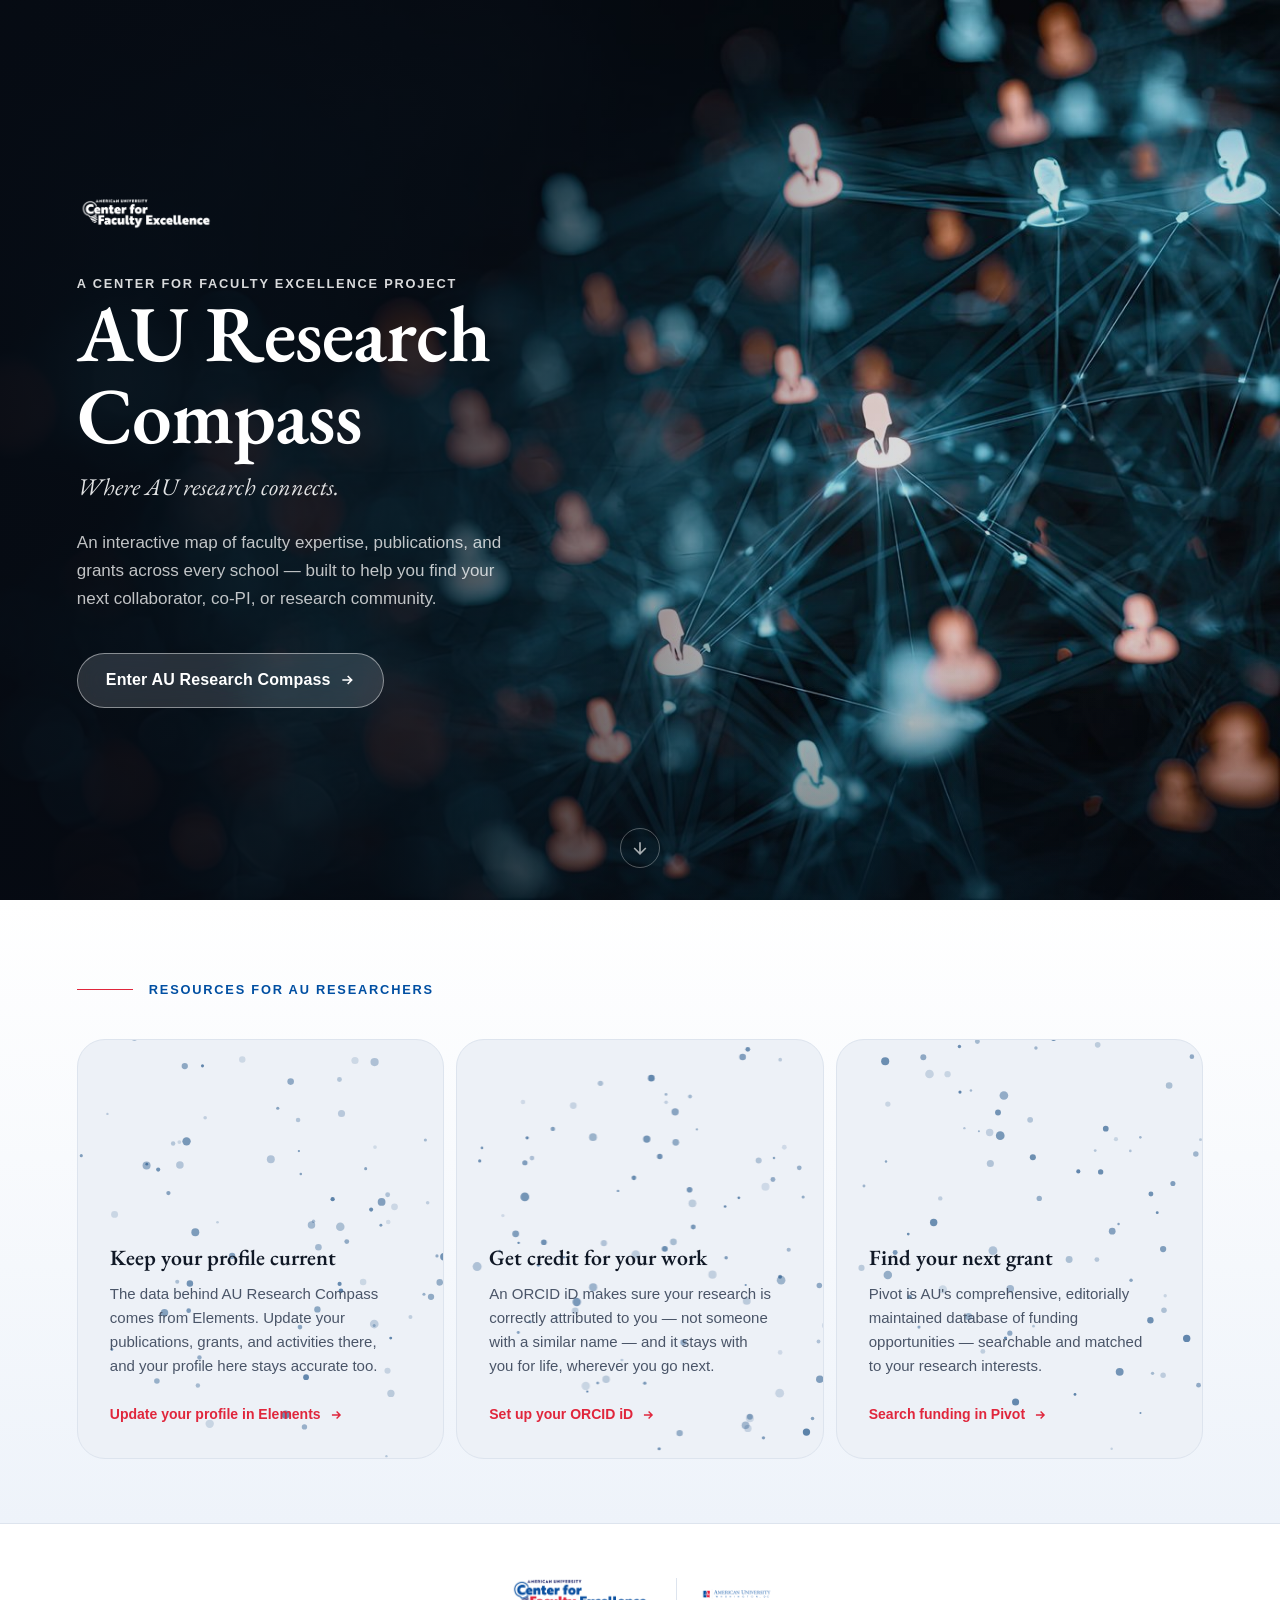
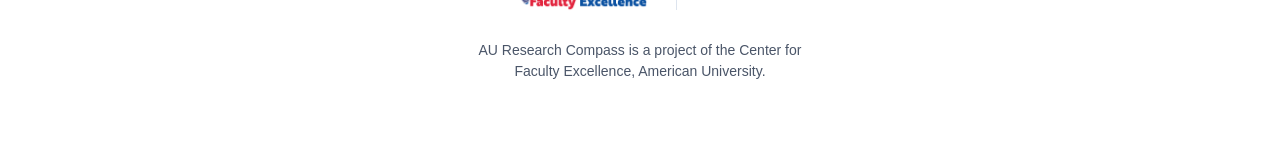
<file: index.html>
<!DOCTYPE html>
<html lang="en">
<head>
<meta charset="UTF-8">
<meta name="viewport" content="width=device-width, initial-scale=1.0">
<title>AU Research Compass — American University Faculty Research Network</title>
<meta name="description" content="AU Research Compass maps American University's research landscape — connecting faculty by shared expertise, publications, and grants. A project of the Center for Faculty Excellence.">
<link rel="preconnect" href="https://fonts.googleapis.com">
<link rel="preconnect" href="https://fonts.gstatic.com" crossorigin>
<link href="https://fonts.googleapis.com/css2?family=EB+Garamond:ital,wght@0,400..700;1,400..700&display=swap" rel="stylesheet">
<link rel="stylesheet" href="landing.css">
</head>
<body>

<a class="skip-link" href="#main">Skip to content</a>

<main id="main">

  <!-- HERO -->
  <section class="hero" aria-labelledby="hero-heading">
    <picture class="hero-media" aria-hidden="true">
      <source media="(max-width: 700px)" srcset="hero-mobile.jpg">
      <img src="hero-desktop.jpg" alt="" width="2880" height="976">
    </picture>
    <div class="hero-scrim"></div>
    <div class="hero-glow" id="hero-glow" aria-hidden="true"></div>

    <div class="hero-content">
      <img class="hero-logo" src="logos/CFELogoPNG-05.png" alt="American University Center for Faculty Excellence">

      <p class="eyebrow eyebrow--light reveal">A Center for Faculty Excellence project</p>
      <h1 id="hero-heading" class="hero-title reveal">AU Research Compass</h1>
      <p class="hero-tagline reveal">Where AU research connects.</p>
      <p class="hero-sub reveal">
        An interactive map of faculty expertise, publications, and grants across every
        school — built to help you find your next collaborator, co-PI, or research community.
      </p>
      <a class="btn btn-primary reveal" href="research-compass.html">
        Enter AU Research Compass
        <svg width="16" height="16" viewBox="0 0 24 24" fill="none" stroke="currentColor" stroke-width="2.4" aria-hidden="true"><path d="M5 12h14M13 6l6 6-6 6"/></svg>
      </a>
    </div>

    <a class="scroll-cue" href="#resources" aria-label="Scroll to resources">
      <svg width="20" height="20" viewBox="0 0 24 24" fill="none" stroke="currentColor" stroke-width="2"><path d="M12 5v14M5 12l7 7 7-7"/></svg>
    </a>
  </section>

  <!-- RESOURCES -->
  <section class="resources" id="resources" aria-labelledby="resources-heading">
    <div class="resources-inner">
      <div class="eyebrow-row reveal">
        <span class="rule"></span>
        <h2 id="resources-heading" class="eyebrow">Resources for AU researchers</h2>
      </div>

      <div class="card-grid">

        <a class="card reveal" href="https://myau.american.edu/academics/DAA/Pages/ElementsInformation.aspx" target="_blank" rel="noopener noreferrer" data-seed="1" aria-label="Update your profile in Elements (opens in a new tab)">
          <canvas class="card-particles card-particles--rest" aria-hidden="true"></canvas>
          <canvas class="card-particles card-particles--hover" aria-hidden="true"></canvas>
          <div class="card-body">
            <h3 class="card-title">Keep your profile current</h3>
            <p class="card-text">The data behind AU Research Compass comes from Elements. Update your publications, grants, and activities there, and your profile here stays accurate too.</p>
            <span class="card-cta">
              Update your profile in Elements
              <svg width="14" height="14" viewBox="0 0 24 24" fill="none" stroke="currentColor" stroke-width="2.4" aria-hidden="true"><path d="M5 12h14M13 6l6 6-6 6"/></svg>
            </span>
          </div>
        </a>

        <a class="card reveal" href="https://www.american.edu/library/services/orcid.cfm" target="_blank" rel="noopener noreferrer" data-seed="2" aria-label="Set up your ORCID iD (opens in a new tab)">
          <canvas class="card-particles card-particles--rest" aria-hidden="true"></canvas>
          <canvas class="card-particles card-particles--hover" aria-hidden="true"></canvas>
          <div class="card-body">
            <h3 class="card-title">Get credit for your work</h3>
            <p class="card-text">An ORCID iD makes sure your research is correctly attributed to you — not someone with a similar name — and it stays with you for life, wherever you go next.</p>
            <span class="card-cta">
              Set up your ORCID iD
              <svg width="14" height="14" viewBox="0 0 24 24" fill="none" stroke="currentColor" stroke-width="2.4" aria-hidden="true"><path d="M5 12h14M13 6l6 6-6 6"/></svg>
            </span>
          </div>
        </a>

        <a class="card reveal" href="https://pivot.proquest.com/funding_main" target="_blank" rel="noopener noreferrer" data-seed="3" aria-label="Search funding in Pivot (opens in a new tab)">
          <canvas class="card-particles card-particles--rest" aria-hidden="true"></canvas>
          <canvas class="card-particles card-particles--hover" aria-hidden="true"></canvas>
          <div class="card-body">
            <h3 class="card-title">Find your next grant</h3>
            <p class="card-text">Pivot is AU's comprehensive, editorially maintained database of funding opportunities — searchable and matched to your research interests.</p>
            <span class="card-cta">
              Search funding in Pivot
              <svg width="14" height="14" viewBox="0 0 24 24" fill="none" stroke="currentColor" stroke-width="2.4" aria-hidden="true"><path d="M5 12h14M13 6l6 6-6 6"/></svg>
            </span>
          </div>
        </a>

      </div>
    </div>
  </section>

  <!-- FOOTER -->
  <footer class="site-footer">
    <div class="footer-inner">
      <div class="footer-logos">
        <img src="logos/CFELogoPNG-03.png" alt="American University Center for Faculty Excellence" class="footer-logo footer-logo--cfe">
        <span class="footer-divider" aria-hidden="true"></span>
        <img src="logos/american-university-logo-02-freelogovectors.net_.png" alt="American University, Washington, DC" class="footer-logo footer-logo--au">
      </div>
      <p class="footer-text">AU Research Compass is a project of the Center for Faculty Excellence, American University.</p>
    </div>
  </footer>

</main>

<script src="landing.js"></script>
</body>
</html>
</file>
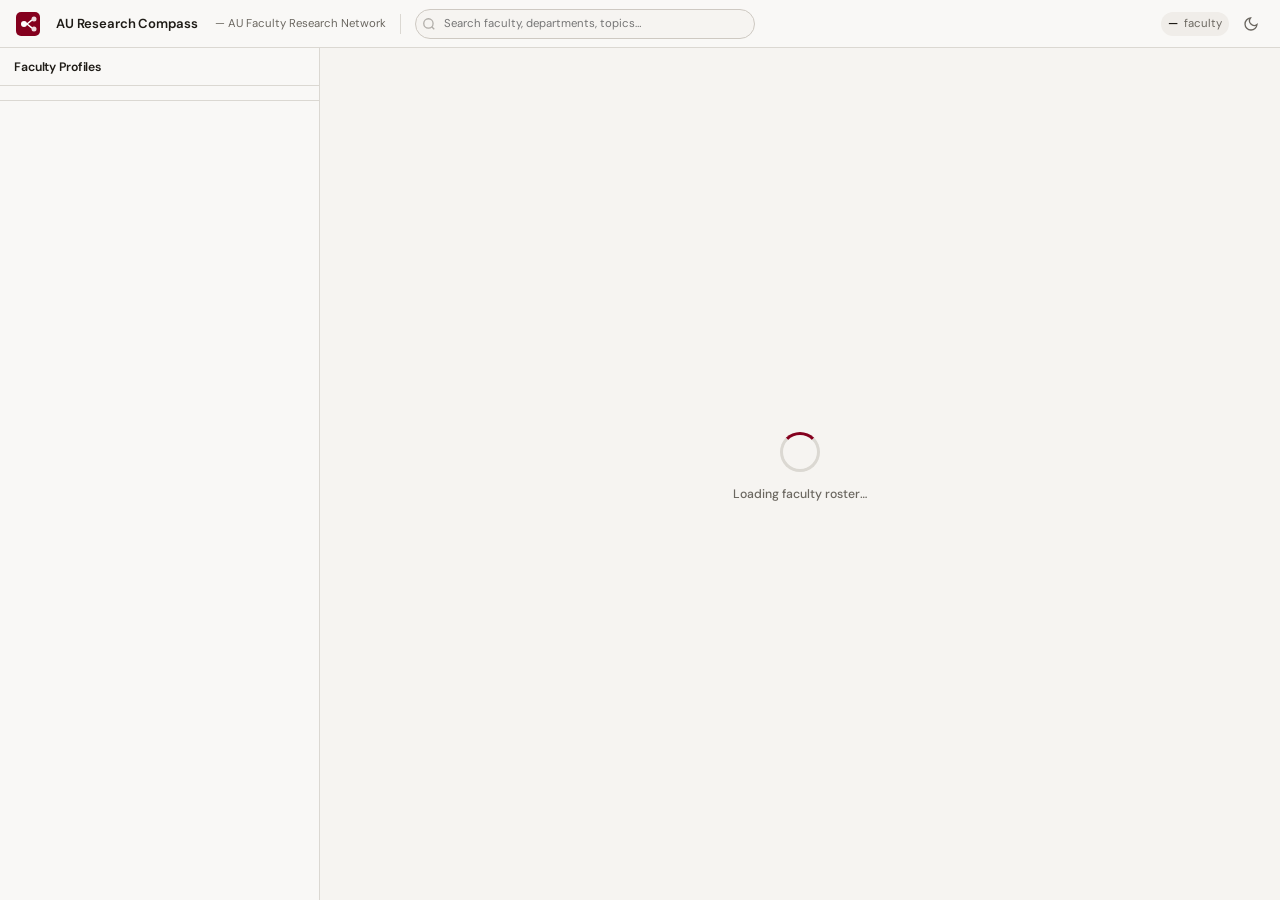
<file: research-compass.html>
<!DOCTYPE html>
<html lang="en">
<head>
<meta charset="UTF-8">
<meta name="viewport" content="width=device-width, initial-scale=1.0">
<title>AU Research Compass — A Faculty Research Network</title>
<link rel="preconnect" href="https://fonts.googleapis.com">
<link rel="preconnect" href="https://fonts.gstatic.com" crossorigin>
<link href="https://fonts.googleapis.com/css2?family=DM+Sans:ital,opsz,wght@0,9..40,300..700;1,9..40,300..700&display=swap" rel="stylesheet">
<link rel="stylesheet" href="research-compass.css">
<script src="https://d3js.org/d3.v7.min.js"></script>
</head>
<body>

<div class="app" id="app">

  <!-- TOP BAR -->
  <header class="topbar" role="banner">
    <div class="topbar-logo" aria-label="AU Faculty Research Hub">
      <svg viewBox="0 0 28 28" fill="none" aria-hidden="true">
        <rect x="2" y="2" width="24" height="24" rx="5" fill="var(--color-primary)"/>
        <circle cx="10" cy="14" r="3" fill="white"/>
        <circle cx="20" cy="9" r="2.5" fill="white" opacity="0.85"/>
        <circle cx="20" cy="19" r="2.5" fill="white" opacity="0.85"/>
        <line x1="13" y1="14" x2="17.5" y2="10.3" stroke="white" stroke-width="1.5" stroke-linecap="round"/>
        <line x1="13" y1="14" x2="17.5" y2="17.7" stroke="white" stroke-width="1.5" stroke-linecap="round"/>
      </svg>
    </div>
    <span class="topbar-title">AU Research Compass</span>
    <span class="topbar-subtitle">— AU Faculty Research Network</span>
    <div class="topbar-divider"></div>
    <div class="topbar-search">
      <svg class="search-icon" width="14" height="14" viewBox="0 0 24 24" fill="none" stroke="currentColor" stroke-width="2.2" aria-hidden="true"><circle cx="11" cy="11" r="8"/><path d="m21 21-4.35-4.35"/></svg>
      <input type="search" id="global-search" placeholder="Search faculty, departments, topics…" aria-label="Search faculty">
    </div>
    <div class="topbar-actions">
      <div class="stat-pill" id="stat-faculty"><strong id="stat-count">—</strong>&nbsp;faculty</div>
      <div class="stat-pill" id="stat-enriched" style="display:none"><strong id="enriched-count">—</strong>&nbsp;with pub data</div>
      <div class="stat-pill" id="stat-connections" style="display:none"><strong id="conn-count">—</strong>&nbsp;connections</div>
      <button class="btn-icon" id="theme-toggle" aria-label="Toggle dark mode">
        <svg width="16" height="16" viewBox="0 0 24 24" fill="none" stroke="currentColor" stroke-width="2"><path d="M21 12.79A9 9 0 1 1 11.21 3 7 7 0 0 0 21 12.79z"/></svg>
      </button>
    </div>
  </header>

  <!-- PROFILES PANEL (left) -->
  <aside class="profiles-panel" aria-label="Faculty directory">
    <div class="panel-header">
      <h2>Faculty Profiles</h2>
      <span id="filtered-count" style="font-size:var(--text-xs);color:var(--color-text-muted)"></span>
    </div>
    <nav class="panel-tabs" role="tablist" aria-label="Filter by school" id="school-tabs">
      <!-- populated from data -->
    </nav>
    <div class="profiles-list" id="profiles-list" role="list" aria-label="Faculty list">
      <div id="skeletons"></div>
    </div>
  </aside>

  <!-- NETWORK PANEL (right) -->
  <main class="network-panel" aria-label="Research collaboration network">
    <div class="source-banner" id="source-banner" style="display:none"></div>
    <div class="network-toolbar" role="toolbar" aria-label="Network controls">
      <span class="toolbar-label">Include:</span>
      <button class="toggle-chip" id="toggle-adjunct" aria-pressed="false"><span class="dot"></span>Adjuncts</button>
      <button class="toggle-chip" id="toggle-visiting" aria-pressed="false"><span class="dot"></span>Visiting / In-Residence</button>
      <button class="toggle-chip" id="toggle-emeritus" aria-pressed="false"><span class="dot"></span>Emeritus</button>
      <div class="toolbar-sep"></div>
      <div class="slider-group">
        <span class="toolbar-label">Min. shared fields:</span>
        <input type="range" id="strength-slider" min="1" max="5" value="3" aria-label="Minimum shared research fields">
        <span class="toolbar-label" id="strength-val">3</span>
      </div>
      <div class="toolbar-sep"></div>
      <span class="toolbar-label">View:</span>
      <button class="view-chip active" data-view="all">All</button>
      <button class="view-chip" data-view="publications">Publications</button>
      <button class="view-chip" data-view="grants">Grants</button>
      <div class="toolbar-sep"></div>
      <div class="legend-item">
        <div class="legend-line" style="background:var(--color-primary)"></div>
        <span>4+ shared fields</span>
      </div>
      <div class="legend-item">
        <div class="legend-line" style="background:var(--link-weak)"></div>
        <span>1–3 shared fields</span>
      </div>
      <div class="legend-item">
        <div class="legend-line" style="background:var(--color-gold)"></div>
        <span>Shared grants</span>
      </div>
      <div class="legend-item">
        <svg width="14" height="14" viewBox="0 0 14 14" fill="none" aria-hidden="true">
          <circle cx="7" cy="7" r="6" stroke="var(--color-gold)" stroke-width="1.8"/>
        </svg>
        <span>Has grant</span>
      </div>
      <div class="toolbar-sep"></div>
      <button class="toggle-chip active" id="toggle-isolated" aria-pressed="true"><span class="dot"></span>Hide unconnected</button>
      <button class="btn-reset" id="reset-view">Reset View</button>
    </div>
    <svg id="network-svg" aria-label="Faculty collaboration network graph">
      <g id="svg-root"></g>
    </svg>
    <!-- Profile Detail Drawer -->
    <aside class="detail-drawer" id="detail-drawer" aria-label="Faculty detail" aria-hidden="true">
      <div class="drawer-header" id="drawer-header">
        <div class="drawer-avatar" id="drawer-avatar"></div>
        <div class="drawer-name-block">
          <div class="drawer-name" id="drawer-name"></div>
          <div class="drawer-dept" id="drawer-dept"></div>
          <span class="drawer-school-badge" id="drawer-school-badge"></span>
        </div>
        <button class="btn-close-drawer" id="close-drawer" aria-label="Close detail panel">
          <svg width="16" height="16" viewBox="0 0 24 24" fill="none" stroke="currentColor" stroke-width="2.2"><path d="M18 6 6 18M6 6l12 12"/></svg>
        </button>
      </div>
      <div class="drawer-stats" id="drawer-stats"></div>
      <div class="drawer-body" id="drawer-body"></div>
      <div class="drawer-links" id="drawer-links"></div>
    </aside>
    <div class="net-tooltip" id="net-tooltip"></div>
    <!-- Loading overlay -->
    <div class="loading-overlay" id="loading-overlay" aria-live="polite">
      <div class="loading-spinner"></div>
      <div class="loading-text" id="loading-text">Loading faculty roster…</div>
      <div class="loading-sub" id="loading-sub"></div>
    </div>
  </main>
</div>

<script src="research-compass.js"></script>
</body>
</html>
</file>
<file: landing.css>
/* ============================================================
   AU Research Compass — Landing Page
   AU brand: official red #E0263C / blue #004FA2 (per AU creative
   style guide). Display type: EB Garamond (open-source Garamond,
   matches AU's documented Garamond formal typeface). Body/UI type:
   Arial — AU's own documented fallback for GT Walsheim, used here
   since we don't hold a Walsheim license file.
   ============================================================ */

:root {
  --au-red:        #E0263C;
  --au-red-dim:     #b81d30;
  --au-blue:        #004FA2;
  --au-blue-dim:    #003b7a;
  --au-navy:        #182449;

  --ink:            #101826;
  --ink-muted:      #4a5568;
  --bg-page:        #ffffff;
  --bg-soft:        #eef3fa;
  --card-bg:        #edf1f7;
  --card-border:    #dde4ee;

  --font-display:   'EB Garamond', Georgia, 'Times New Roman', serif;
  --font-body:      Arial, Helvetica, sans-serif;

  --space-2: 0.5rem;  --space-3: 0.75rem; --space-4: 1rem;
  --space-6: 1.5rem;  --space-8: 2rem;    --space-10: 2.5rem;
  --space-12: 3rem;   --space-16: 4rem;   --space-20: 5rem;

  --radius-card: 1.75rem;
  --radius-pill: 999px;

  --ease-out: cubic-bezier(0.16, 1, 0.3, 1);
}

*, *::before, *::after { box-sizing: border-box; margin: 0; padding: 0; }
html { scroll-behavior: smooth; }
body {
  font-family: var(--font-body);
  color: var(--ink);
  background: var(--bg-page);
  -webkit-font-smoothing: antialiased;
  line-height: 1.5;
}
img { display: block; max-width: 100%; }
a { color: inherit; text-decoration: none; }

.skip-link {
  position: absolute;
  left: -9999px;
  top: 0;
  background: var(--au-blue);
  color: #fff;
  padding: var(--space-3) var(--space-4);
  z-index: 100;
  font-weight: 600;
}
.skip-link:focus {
  left: var(--space-4);
  top: var(--space-4);
}

:focus-visible {
  outline: 3px solid #fff;
  outline-offset: 2px;
  box-shadow: 0 0 0 5px rgba(16, 24, 38, 0.55);
  border-radius: 4px;
}

@media (prefers-reduced-motion: reduce) {
  html { scroll-behavior: auto; }
  *, *::before, *::after {
    animation-duration: 0.01ms !important;
    animation-iteration-count: 1 !important;
    transition-duration: 0.01ms !important;
    scroll-behavior: auto !important;
  }
}

/* ── Buttons ── */
.btn {
  display: inline-flex;
  align-items: center;
  gap: var(--space-2);
  padding: 0.9rem 1.75rem;
  border-radius: var(--radius-pill);
  font-family: var(--font-body);
  font-size: 1rem;
  font-weight: 600;
  letter-spacing: 0.01em;
  cursor: pointer;
  transition: transform 240ms var(--ease-out), background 240ms var(--ease-out), box-shadow 240ms var(--ease-out);
}
.btn svg { transition: transform 240ms var(--ease-out); }
.btn:hover svg { transform: translateX(3px); }
.btn-primary {
  background: rgba(255, 255, 255, 0.14);
  color: #fff;
  border: 1px solid rgba(255, 255, 255, 0.45);
  backdrop-filter: blur(16px) saturate(140%);
  -webkit-backdrop-filter: blur(16px) saturate(140%);
}
.btn-primary:hover {
  background: rgba(255, 255, 255, 0.24);
  transform: translateY(-2px);
  box-shadow: 0 8px 30px rgba(0, 0, 0, 0.25);
}

/* ── Eyebrow label ── */
.eyebrow {
  font-family: var(--font-body);
  font-size: 0.8rem;
  font-weight: 700;
  letter-spacing: 0.14em;
  text-transform: uppercase;
  color: var(--au-blue);
}
.eyebrow--light { color: rgba(255, 255, 255, 0.85); }
.eyebrow-row {
  display: flex;
  align-items: center;
  gap: var(--space-4);
  margin-bottom: var(--space-10);
}
.rule { width: 3.5rem; height: 1px; background: var(--au-red); flex-shrink: 0; }

/* ============================================================
   HERO
   ============================================================ */
.hero {
  position: relative;
  min-height: 100vh;
  min-height: 100dvh;
  display: flex;
  align-items: center;
  overflow: hidden;
  background: #060a12;
}
.hero-media { position: absolute; inset: 0; width: 100%; height: 100%; z-index: 0; }
.hero-media img { width: 100%; height: 100%; object-fit: cover; object-position: right center; }
.hero-scrim {
  position: absolute; inset: 0; z-index: 1;
  background:
    linear-gradient(100deg, rgba(6,10,18,0.94) 0%, rgba(6,10,18,0.72) 38%, rgba(6,10,18,0.15) 65%),
    linear-gradient(0deg, rgba(6,10,18,0.55) 0%, rgba(6,10,18,0) 30%);
}
.hero-glow {
  position: absolute;
  z-index: 2;
  width: 46vw;
  height: 46vw;
  max-width: 620px;
  max-height: 620px;
  border-radius: 50%;
  background: radial-gradient(circle, rgba(120, 170, 255, 0.20) 0%, rgba(120, 170, 255, 0.08) 45%, transparent 72%);
  filter: blur(10px);
  pointer-events: none;
  transform: translate(-50%, -50%);
  left: 50%; top: 50%;
  mix-blend-mode: screen;
  opacity: 0;
  transition: opacity 600ms var(--ease-out);
  will-change: transform;
}
.hero-glow.is-active { opacity: 1; }

.hero-content {
  position: relative;
  z-index: 3;
  max-width: 640px;
  padding: 0 6vw;
}
.hero-logo {
  height: 42px;
  width: auto;
  margin-bottom: var(--space-10);
}
.hero-title {
  font-family: var(--font-display);
  font-weight: 600;
  font-size: clamp(2.75rem, 6.2vw, 5.25rem);
  line-height: 1.03;
  letter-spacing: -0.01em;
  color: #fff;
  margin-bottom: var(--space-3);
}
.hero-tagline {
  font-family: var(--font-display);
  font-style: italic;
  font-size: clamp(1.15rem, 2vw, 1.5rem);
  color: rgba(255, 255, 255, 0.88);
  margin-bottom: var(--space-6);
}
.hero-sub {
  font-size: 1.0625rem;
  line-height: 1.65;
  color: rgba(255, 255, 255, 0.75);
  max-width: 46ch;
  margin-bottom: var(--space-10);
}

.scroll-cue {
  position: absolute;
  bottom: var(--space-8);
  left: 50%;
  transform: translateX(-50%);
  z-index: 3;
  color: rgba(255, 255, 255, 0.65);
  display: flex;
  align-items: center;
  justify-content: center;
  width: 40px; height: 40px;
  border-radius: 50%;
  border: 1px solid rgba(255, 255, 255, 0.3);
  transition: border-color 200ms, color 200ms, transform 200ms var(--ease-out);
  animation: cueBob 2.4s ease-in-out infinite;
}
.scroll-cue:hover { color: #fff; border-color: rgba(255, 255, 255, 0.7); }
@keyframes cueBob {
  0%, 100% { transform: translateX(-50%) translateY(0); }
  50% { transform: translateX(-50%) translateY(6px); }
}
@media (prefers-reduced-motion: reduce) {
  .scroll-cue { animation: none; }
}

/* ============================================================
   RESOURCES / CARDS
   ============================================================ */
.resources {
  background: linear-gradient(180deg, #ffffff 0%, var(--bg-soft) 100%);
  padding: var(--space-20) 6vw var(--space-16);
}
.resources-inner { max-width: 1240px; margin: 0 auto; }

.card-grid {
  display: grid;
  grid-template-columns: repeat(3, 1fr);
  gap: var(--space-3);
}

.card {
  position: relative;
  display: block;
  min-height: 420px;
  border-radius: var(--radius-card);
  overflow: hidden;
  background: var(--card-bg);
  border: 1px solid var(--card-border);
  padding: var(--space-8);
  display: flex;
  align-items: flex-end;
  isolation: isolate;
  transition: background 420ms var(--ease-out), border-color 420ms var(--ease-out), transform 300ms var(--ease-out), box-shadow 300ms var(--ease-out);
}
.card:hover, .card:focus-visible {
  background: var(--au-blue);
  border-color: var(--au-blue);
  transform: translateY(-4px);
  box-shadow: 0 20px 48px rgba(0, 40, 90, 0.28);
}

.card-particles {
  position: absolute;
  inset: 0;
  width: 100%;
  height: 100%;
  z-index: 0;
  transition: opacity 420ms var(--ease-out);
}
.card-particles--rest { opacity: 1; }
.card-particles--hover { opacity: 0; }
.card:hover .card-particles--rest,
.card:focus-visible .card-particles--rest { opacity: 0; }
.card:hover .card-particles--hover,
.card:focus-visible .card-particles--hover { opacity: 1; }

.card-body { position: relative; z-index: 1; }
.card-title {
  font-family: var(--font-display);
  font-weight: 600;
  font-size: clamp(1.35rem, 1.7vw, 1.65rem);
  line-height: 1.15;
  color: var(--ink);
  margin-bottom: var(--space-3);
  transition: color 420ms var(--ease-out);
}
.card-text {
  font-size: 0.9375rem;
  line-height: 1.6;
  color: var(--ink-muted);
  max-width: 34ch;
  margin-bottom: var(--space-6);
  transition: color 420ms var(--ease-out);
}
.card-cta {
  display: inline-flex;
  align-items: center;
  gap: var(--space-2);
  font-size: 0.875rem;
  font-weight: 700;
  color: var(--au-red);
  transition: color 420ms var(--ease-out), gap 200ms var(--ease-out);
}
.card-cta svg { transition: transform 240ms var(--ease-out); }
.card:hover .card-cta, .card:focus-visible .card-cta { color: #fff; }
.card:hover .card-cta svg, .card:focus-visible .card-cta svg { transform: translateX(4px); }
.card:hover .card-title, .card:focus-visible .card-title { color: #fff; }
.card:hover .card-text, .card:focus-visible .card-text { color: rgba(255, 255, 255, 0.82); }

/* ============================================================
   FOOTER
   ============================================================ */
.site-footer {
  background: #fff;
  border-top: 1px solid var(--card-border);
  padding: var(--space-12) 6vw var(--space-16);
}
.footer-inner {
  max-width: 1240px;
  margin: 0 auto;
  display: flex;
  flex-direction: column;
  align-items: center;
  gap: var(--space-6);
  text-align: center;
}
.footer-logos {
  display: flex;
  align-items: center;
  gap: var(--space-6);
  flex-wrap: wrap;
  justify-content: center;
}
.footer-logo--cfe { height: 44px; width: auto; }
.footer-logo--au { height: 40px; width: auto; }
.footer-divider {
  width: 1px;
  height: 32px;
  background: var(--card-border);
}
.footer-text {
  font-size: 0.875rem;
  color: var(--ink-muted);
  max-width: 46ch;
}

/* ============================================================
   SCROLL REVEAL
   ============================================================ */
.reveal {
  opacity: 0;
  transform: translateY(22px);
  transition: opacity 700ms var(--ease-out), transform 700ms var(--ease-out);
}
.reveal.is-visible { opacity: 1; transform: translateY(0); }
@media (prefers-reduced-motion: reduce) {
  .reveal { transform: none; transition: opacity 300ms ease; }
}

.hero-content .reveal:nth-child(1) { transition-delay: 60ms; }
.hero-content .reveal:nth-child(2) { transition-delay: 160ms; }
.hero-content .reveal:nth-child(3) { transition-delay: 260ms; }
.hero-content .reveal:nth-child(4) { transition-delay: 360ms; }
.hero-content .reveal:nth-child(5) { transition-delay: 460ms; }

.card-grid .card:nth-child(1) { transition-delay: 0ms; }
.card-grid .card:nth-child(2) { transition-delay: 90ms; }
.card-grid .card:nth-child(3) { transition-delay: 180ms; }

/* ============================================================
   RESPONSIVE
   ============================================================ */
@media (max-width: 900px) {
  .card-grid { grid-template-columns: 1fr; }
  .card { min-height: 300px; }
  .resources { padding: var(--space-16) 6vw var(--space-12); }
}

@media (max-width: 700px) {
  .hero-content { padding: 0 7vw; max-width: 100%; }
  .hero-logo { height: 32px; margin-bottom: var(--space-8); }
  .hero-sub { max-width: 100%; }
  .btn-primary { width: 100%; justify-content: center; }
  .hero-glow { display: none; }
  .card { padding: var(--space-6); align-items: flex-end; }
}

@media (max-width: 420px) {
  .hero-title { font-size: 2.35rem; }
}
</file>
<file: research-compass.css>
/* ============================================================
   AU Faculty Research Hub v3
   Palette: AU red accent (#84001E) on warm neutrals — DM Sans
   v3 principles: real data only, honest empty states
   ============================================================ */

:root, [data-theme="light"] {
  --color-bg:             #f6f4f1;
  --color-surface:        #f9f8f6;
  --color-surface-2:      #fdfcfb;
  --color-surface-offset: #f0ede9;
  --color-surface-dynamic:#e8e4de;
  --color-divider:        #dbd8d2;
  --color-border:         #cec9c2;
  --color-text:           #1e1b16;
  --color-text-muted:     #6b6760;
  --color-text-faint:     #b0ada8;
  --color-text-inverse:   #f9f8f6;
  --color-primary:        #84001E;
  --color-primary-hover:  #6a0018;
  --color-primary-active: #500012;
  --color-primary-highlight: #f0dde1;
  --color-success:        #3a7a22;
  --color-gold:           #b07a00;
  --color-blue:           #005a8e;
  --color-purple:         #6a2faa;
  --color-teal:           #017070;
  --color-orange:         #b85c00;
  --radius-sm: 0.375rem;
  --radius-md: 0.5rem;
  --radius-lg: 0.75rem;
  --radius-full: 9999px;
  --shadow-sm: 0 1px 2px oklch(0.2 0.01 50 / 0.06);
  --shadow-md: 0 4px 12px oklch(0.2 0.01 50 / 0.09);
  --shadow-lg: 0 12px 32px oklch(0.2 0.01 50 / 0.13);
  --transition: 160ms cubic-bezier(0.16, 1, 0.3, 1);
  --font-body: 'DM Sans', 'Helvetica Neue', sans-serif;
  --text-xs:   clamp(0.75rem,  0.7rem  + 0.25vw, 0.8125rem);
  --text-sm:   clamp(0.8125rem,0.78rem + 0.2vw,  0.875rem);
  --text-base: clamp(0.875rem, 0.85rem + 0.2vw,  0.9375rem);
  --text-lg:   clamp(1rem,     0.95rem + 0.35vw, 1.125rem);
  --text-xl:   clamp(1.125rem, 1rem    + 0.75vw, 1.375rem);
  --space-1: 0.25rem; --space-2: 0.5rem; --space-3: 0.75rem;
  --space-4: 1rem;    --space-5: 1.25rem;--space-6: 1.5rem;
  --space-8: 2rem;    --space-10: 2.5rem;--space-12: 3rem;
  /* School palette — light theme */
  --school-cas:   #84001E;
  --school-spa:   #005a8e;
  --school-sis:   #017070;
  --school-wcl:   #3a7a22;
  --school-soc:   #c2185b;
  --school-kogod: #6a2faa;
  --school-soe:   #455a64;
  --school-library: #8b5a2b;
  --school-other: #6b6760;
  --link-weak:    #b5b1ab;
}
[data-theme="dark"] {
  --color-bg:             #141210;
  --color-surface:        #1a1714;
  --color-surface-2:      #1e1c19;
  --color-surface-offset: #1c1a17;
  --color-surface-dynamic:#2a2825;
  --color-divider:        #242220;
  --color-border:         #363330;
  --color-text:           #ccc9c4;
  --color-text-muted:     #766f67;
  --color-text-faint:     #504c47;
  --color-text-inverse:   #2a2724;
  --color-primary:        #e05a7a;
  --color-primary-hover:  #f07090;
  --color-primary-active: #f890a8;
  --color-primary-highlight: #3a1f24;
  --color-success:        #5faa3f;
  --color-gold:           #e8af34;
  --color-blue:           #5591c7;
  --color-purple:         #a86fdf;
  --color-teal:           #4f98a3;
  --color-orange:         #fdab43;
  --shadow-sm: 0 1px 2px oklch(0 0 0 / 0.25);
  --shadow-md: 0 4px 12px oklch(0 0 0 / 0.35);
  --shadow-lg: 0 12px 32px oklch(0 0 0 / 0.45);
  /* School palette — brighter variants for dark backgrounds */
  --school-cas:   #e8607e;
  --school-spa:   #55a4dd;
  --school-sis:   #43b8b8;
  --school-wcl:   #7cc85a;
  --school-soc:   #f27bae;
  --school-kogod: #b088ee;
  --school-soe:   #93aebc;
  --school-library: #d99a5c;
  --school-other: #a8a39c;
  --link-weak:    #4e4a45;
}
@media (prefers-color-scheme: dark) {
  :root:not([data-theme]) {
    --color-bg: #141210; --color-surface: #1a1714; --color-surface-2: #1e1c19;
    --color-surface-offset: #1c1a17; --color-surface-dynamic: #2a2825;
    --color-divider: #242220; --color-border: #363330;
    --color-text: #ccc9c4; --color-text-muted: #766f67; --color-text-faint: #504c47;
    --color-text-inverse: #2a2724;
    --color-primary: #e05a7a; --color-primary-hover: #f07090; --color-primary-active: #f890a8;
    --color-primary-highlight: #3a1f24;
    --shadow-sm: 0 1px 2px oklch(0 0 0 / 0.25);
    --shadow-md: 0 4px 12px oklch(0 0 0 / 0.35);
    --shadow-lg: 0 12px 32px oklch(0 0 0 / 0.45);
    --school-cas:   #e8607e;
    --school-spa:   #55a4dd;
    --school-sis:   #43b8b8;
    --school-wcl:   #7cc85a;
    --school-soc:   #f27bae;
    --school-kogod: #b088ee;
    --school-soe:   #93aebc;
    --school-library: #d99a5c;
    --school-other: #a8a39c;
    --link-weak:    #4e4a45;
  }
}

*, *::before, *::after { box-sizing: border-box; margin: 0; padding: 0; }
html, body { height: 100%; overflow: hidden; font-family: var(--font-body); font-size: var(--text-sm); color: var(--color-text); background: var(--color-bg); -webkit-font-smoothing: antialiased; }
button { cursor: pointer; border: none; background: none; font: inherit; color: inherit; }
input { font: inherit; color: inherit; }
a { color: var(--color-primary); text-decoration: none; }
a:hover { text-decoration: underline; }
::selection { background: oklch(from var(--color-primary) l c h / 0.18); color: var(--color-text); }
:focus-visible { outline: 2px solid var(--color-primary); outline-offset: 2px; border-radius: var(--radius-sm); }
@media (prefers-reduced-motion: reduce) { *, *::before, *::after { animation-duration: 0.01ms !important; transition-duration: 0.01ms !important; } }

/* ── App Shell ── */
.app {
  display: grid;
  grid-template-columns: 320px 1fr;
  grid-template-rows: 48px 1fr;
  height: 100dvh;
}

/* ── Top Bar ── */
.topbar {
  grid-column: 1 / -1;
  display: flex;
  align-items: center;
  gap: var(--space-4);
  padding: 0 var(--space-4);
  background: var(--color-surface);
  border-bottom: 1px solid var(--color-divider);
  z-index: 20;
}
.topbar-logo { display: flex; align-items: center; gap: var(--space-2); flex-shrink: 0; }
.topbar-logo svg { width: 28px; height: 28px; }
.topbar-title { font-size: var(--text-base); font-weight: 600; letter-spacing: -0.01em; white-space: nowrap; }
.topbar-subtitle { font-size: var(--text-xs); color: var(--color-text-muted); margin-left: var(--space-1); display: none; }
@media (min-width: 700px) { .topbar-subtitle { display: inline; } }
.topbar-divider { width: 1px; height: 20px; background: var(--color-divider); flex-shrink: 0; }
.topbar-search { flex: 1; max-width: 340px; position: relative; }
.topbar-search input {
  width: 100%;
  height: 30px;
  padding: 0 var(--space-3) 0 var(--space-8);
  background: var(--color-bg);
  border: 1px solid var(--color-border);
  border-radius: var(--radius-full);
  font-size: var(--text-xs);
  outline: none;
  transition: border-color var(--transition), box-shadow var(--transition);
}
.topbar-search input:focus { border-color: var(--color-primary); box-shadow: 0 0 0 3px oklch(from var(--color-primary) l c h / 0.12); }
.topbar-search .search-icon {
  position: absolute;
  left: var(--space-2);
  top: 50%;
  transform: translateY(-50%);
  color: var(--color-text-faint);
  pointer-events: none;
}
.topbar-actions { display: flex; align-items: center; gap: var(--space-2); margin-left: auto; }
.btn-icon {
  width: 30px; height: 30px;
  display: flex; align-items: center; justify-content: center;
  border-radius: var(--radius-md);
  color: var(--color-text-muted);
  transition: background var(--transition), color var(--transition);
}
.btn-icon:hover { background: var(--color-surface-offset); color: var(--color-text); }
.stat-pill {
  display: flex; align-items: center; gap: var(--space-1);
  padding: 0 var(--space-2);
  height: 24px;
  background: var(--color-surface-offset);
  border-radius: var(--radius-full);
  font-size: var(--text-xs);
  color: var(--color-text-muted);
  white-space: nowrap;
}
.stat-pill strong { color: var(--color-text); font-weight: 600; }

/* ── Left Panel: Profiles Directory ── */
.profiles-panel {
  grid-column: 1;
  grid-row: 2;
  display: flex;
  flex-direction: column;
  background: var(--color-surface);
  border-right: 1px solid var(--color-divider);
  overflow: hidden;
}
.panel-header {
  padding: var(--space-3) var(--space-4);
  border-bottom: 1px solid var(--color-divider);
  display: flex;
  align-items: center;
  justify-content: space-between;
  flex-shrink: 0;
}
.panel-header h2 { font-size: var(--text-sm); font-weight: 600; letter-spacing: -0.01em; }
.panel-tabs {
  display: flex;
  gap: 0;
  padding: var(--space-2) var(--space-4);
  border-bottom: 1px solid var(--color-divider);
  flex-shrink: 0;
  overflow-x: auto;
}
.panel-tab {
  padding: var(--space-1) var(--space-3);
  font-size: var(--text-xs);
  font-weight: 500;
  border-radius: var(--radius-full);
  color: var(--color-text-muted);
  white-space: nowrap;
  transition: background var(--transition), color var(--transition);
}
.panel-tab:hover { background: var(--color-surface-offset); color: var(--color-text); }
.panel-tab.active { background: var(--color-primary-highlight); color: var(--color-primary); }
.profiles-list { flex: 1; overflow-y: auto; overscroll-behavior: contain; }
.profile-card {
  display: flex;
  align-items: flex-start;
  gap: var(--space-3);
  padding: var(--space-3) var(--space-4);
  border-bottom: 1px solid var(--color-divider);
  cursor: pointer;
  transition: background var(--transition);
  position: relative;
}
.profile-card:hover { background: var(--color-surface-offset); }
.profile-card.active { background: var(--color-primary-highlight); }
.profile-avatar {
  width: 36px; height: 36px;
  border-radius: var(--radius-full);
  display: flex; align-items: center; justify-content: center;
  font-weight: 700;
  font-size: var(--text-sm);
  flex-shrink: 0;
  color: white;
}
.profile-info { flex: 1; min-width: 0; }
.profile-name {
  font-size: var(--text-sm);
  font-weight: 600;
  letter-spacing: -0.01em;
  white-space: nowrap;
  overflow: hidden;
  text-overflow: ellipsis;
}
.profile-dept {
  font-size: var(--text-xs);
  color: var(--color-text-muted);
  margin-top: 1px;
  white-space: nowrap;
  overflow: hidden;
  text-overflow: ellipsis;
}
.profile-meta { display: flex; gap: var(--space-2); margin-top: var(--space-1); flex-wrap: wrap; }
.profile-badge {
  font-size: 11px;
  padding: 1px var(--space-2);
  border-radius: var(--radius-full);
  font-weight: 500;
  background: var(--color-surface-offset);
  color: var(--color-text-muted);
  border: 1px solid var(--color-border);
}
.profile-stat { font-size: 11px; color: var(--color-text-muted); display: flex; align-items: center; gap: 2px; }
.rank-badge {
  font-size: 10px;
  padding: 1px 6px;
  border-radius: var(--radius-full);
  font-weight: 600;
  border: 1px solid var(--color-border);
  color: var(--color-text-muted);
}
/* skeleton */
@keyframes shimmer { 0%{background-position:-200% 0} 100%{background-position:200% 0} }
.skeleton {
  background: linear-gradient(90deg, var(--color-surface-offset) 25%, var(--color-surface-dynamic) 50%, var(--color-surface-offset) 75%);
  background-size: 200% 100%;
  animation: shimmer 1.4s ease-in-out infinite;
  border-radius: var(--radius-sm);
}
.skel-card { padding: var(--space-3) var(--space-4); display:flex; gap:var(--space-3); border-bottom:1px solid var(--color-divider); }
.skel-avatar { width:36px; height:36px; border-radius:50%; flex-shrink:0; }
.skel-lines { flex:1; display:flex; flex-direction:column; gap:var(--space-2); padding-top:2px; }
.skel-line { height:12px; }

/* ── Right Panel: Network Map ── */
.network-panel {
  grid-column: 2;
  grid-row: 2;
  display: flex;
  flex-direction: column;
  overflow: hidden;
  position: relative;
}
.network-toolbar {
  display: flex;
  align-items: center;
  gap: var(--space-3);
  padding: var(--space-2) var(--space-4);
  background: var(--color-surface);
  border-bottom: 1px solid var(--color-divider);
  flex-shrink: 0;
  flex-wrap: wrap;
}
.toolbar-label { font-size: var(--text-xs); color: var(--color-text-muted); font-weight: 500; white-space: nowrap; }
.filter-chips { display: flex; gap: var(--space-1); flex-wrap: wrap; }
.chip {
  padding: 3px var(--space-3);
  font-size: var(--text-xs);
  font-weight: 500;
  border-radius: var(--radius-full);
  border: 1px solid var(--color-border);
  background: var(--color-surface-2);
  color: var(--color-text-muted);
  cursor: pointer;
  transition: all var(--transition);
  white-space: nowrap;
}
.chip:hover { border-color: var(--color-primary); color: var(--color-primary); }
.chip.active { background: var(--color-primary); border-color: var(--color-primary); color: white; }
.toolbar-sep { width:1px; height:18px; background:var(--color-divider); flex-shrink:0; }
.slider-group { display:flex; align-items:center; gap:var(--space-2); }
.slider-group input[type=range] { width: 80px; accent-color: var(--color-primary); cursor: pointer; }
.toggle-chip {
  display: flex; align-items: center; gap: 5px;
  padding: 3px var(--space-3); font-size: var(--text-xs); font-weight: 500;
  border-radius: var(--radius-full); border: 1px solid var(--color-border);
  background: var(--color-surface-2); color: var(--color-text-muted);
  cursor: pointer; transition: all var(--transition); white-space: nowrap;
}
.toggle-chip .dot { width: 7px; height: 7px; border-radius: 50%; background: currentColor; flex-shrink: 0; opacity: 0.35; }
.toggle-chip.active { border-color: var(--color-primary); color: var(--color-primary); }
.toggle-chip.active .dot { opacity: 1; }
/* ── View chips (All / Publications / Grants) + legend ── */
.view-chip {
  padding: 3px var(--space-3); font-size: var(--text-xs); font-weight: 500;
  border-radius: var(--radius-full); border: 1px solid var(--color-border);
  background: var(--color-surface-2); color: var(--color-text-muted);
  cursor: pointer; transition: all var(--transition); white-space: nowrap;
}
.view-chip:hover { border-color: var(--color-text-muted); color: var(--color-text); }
.view-chip.active[data-view="all"]          { background: var(--color-text); border-color: var(--color-text); color: var(--color-surface); }
.view-chip.active[data-view="publications"] { background: var(--color-primary); border-color: var(--color-primary); color: white; }
.view-chip.active[data-view="grants"]       { background: var(--color-gold); border-color: var(--color-gold); color: white; }
.legend-item { display: flex; align-items: center; gap: 5px; font-size: var(--text-xs); color: var(--color-text-muted); white-space: nowrap; }
.legend-line { width: 18px; height: 3px; border-radius: 2px; flex-shrink: 0; }
.grant-badge {
  font-size: 10px; padding: 1px 6px; border-radius: var(--radius-full);
  border: 1px solid var(--color-gold); color: var(--color-gold);
  background: color-mix(in srgb, var(--color-gold) 8%, transparent); font-weight: 600;
}

.btn-reset {
  padding: 4px var(--space-3);
  font-size: var(--text-xs);
  font-weight: 500;
  border-radius: var(--radius-md);
  border: 1px solid var(--color-border);
  background: var(--color-surface-2);
  color: var(--color-text-muted);
  transition: all var(--transition);
  margin-left: auto;
}
.btn-reset:hover { border-color: var(--color-text-muted); color: var(--color-text); }

/* ── Data-source banner (honest provenance) ── */
.source-banner {
  display: flex; align-items: center; gap: var(--space-2);
  padding: var(--space-1) var(--space-4);
  background: var(--color-surface-offset);
  border-bottom: 1px solid var(--color-divider);
  font-size: var(--text-xs);
  color: var(--color-text-muted);
  flex-shrink: 0;
}
.source-banner.warn { color: var(--color-orange); }

/* ── SVG Canvas ── */
#network-svg { flex: 1; width: 100%; height: 100%; display: block; cursor: grab; }
#network-svg:active { cursor: grabbing; }

/* ── Profile Detail Drawer ── */
.detail-drawer {
  position: absolute;
  top: 0; right: 0;
  width: 340px;
  height: 100%;
  background: var(--color-surface-2);
  border-left: 1px solid var(--color-divider);
  display: flex;
  flex-direction: column;
  transform: translateX(100%);
  transition: transform 280ms cubic-bezier(0.16, 1, 0.3, 1);
  z-index: 10;
  overflow: hidden;
  box-shadow: var(--shadow-lg);
}
.detail-drawer.open { transform: translateX(0); }
.drawer-header {
  padding: var(--space-4);
  border-bottom: 1px solid var(--color-divider);
  display: flex;
  align-items: flex-start;
  gap: var(--space-3);
  flex-shrink: 0;
}
.drawer-avatar {
  width: 48px; height: 48px;
  border-radius: var(--radius-full);
  display: flex; align-items: center; justify-content: center;
  font-weight: 700;
  font-size: var(--text-lg);
  color: white;
  flex-shrink: 0;
}
.drawer-name-block { flex: 1; min-width: 0; }
.drawer-name { font-size: var(--text-lg); font-weight: 700; letter-spacing: -0.02em; line-height: 1.2; }
.drawer-dept { font-size: var(--text-xs); color: var(--color-text-muted); margin-top: 2px; }
.drawer-school-badge {
  display: inline-block;
  margin-top: var(--space-1);
  padding: 2px var(--space-2);
  border-radius: var(--radius-full);
  font-size: 11px;
  font-weight: 600;
  color: white;
}
.btn-close-drawer {
  width: 28px; height: 28px;
  display: flex; align-items: center; justify-content: center;
  border-radius: var(--radius-md);
  color: var(--color-text-muted);
  flex-shrink: 0;
  transition: background var(--transition);
}
.btn-close-drawer:hover { background: var(--color-surface-offset); color: var(--color-text); }
.drawer-stats {
  display: grid;
  grid-template-columns: 1fr 1fr 1fr;
  gap: 1px;
  background: var(--color-divider);
  flex-shrink: 0;
}
.drawer-stat { padding: var(--space-3); background: var(--color-surface-2); text-align: center; }
.drawer-stat-value {
  font-size: var(--text-xl);
  font-weight: 700;
  letter-spacing: -0.02em;
  font-variant-numeric: tabular-nums;
}
.drawer-stat-label { font-size: var(--text-xs); color: var(--color-text-muted); margin-top: 1px; }
.drawer-body { flex: 1; overflow-y: auto; overscroll-behavior: contain; padding: var(--space-4); }
.drawer-section-title {
  font-size: var(--text-xs);
  font-weight: 600;
  text-transform: uppercase;
  letter-spacing: 0.06em;
  color: var(--color-text-muted);
  margin-bottom: var(--space-2);
  margin-top: var(--space-4);
}
.drawer-section-title:first-child { margin-top: 0; }
.topic-chips { display: flex; flex-wrap: wrap; gap: var(--space-1); margin-bottom: var(--space-2); }
.topic-chip {
  padding: 3px var(--space-2);
  font-size: 11px;
  border-radius: var(--radius-full);
  background: var(--color-surface-offset);
  color: var(--color-text-muted);
  border: 1px solid var(--color-border);
}
.drawer-note {
  font-size: var(--text-xs);
  color: var(--color-text-muted);
  padding: var(--space-2) var(--space-3);
  background: var(--color-surface-offset);
  border-radius: var(--radius-md);
  border: 1px solid var(--color-border);
  line-height: 1.5;
}
.drawer-note.pending { border-color: var(--color-orange); color: var(--color-orange); }
.collab-item {
  display: flex;
  align-items: center;
  gap: var(--space-2);
  padding: var(--space-2) var(--space-2);
  border-radius: var(--radius-md);
  cursor: pointer;
  transition: background var(--transition);
  text-decoration: none;
  color: inherit;
}
.collab-item:hover { background: var(--color-surface-offset); }
.collab-avatar {
  width: 28px; height: 28px;
  border-radius: var(--radius-full);
  display: flex; align-items: center; justify-content: center;
  font-size: 11px; font-weight: 700; color: white;
  flex-shrink: 0;
}
.collab-name { font-size: var(--text-xs); font-weight: 600; }
.collab-shared { font-size: 11px; color: var(--color-text-muted); }
.drawer-links { flex-shrink: 0; border-top: 1px solid var(--color-divider); }
.drawer-ext-link {
  display: flex;
  align-items: center;
  gap: var(--space-1);
  padding: var(--space-2) var(--space-4);
  font-size: var(--text-xs);
  color: var(--color-text-muted);
  text-decoration: none;
  transition: background var(--transition);
}
.drawer-ext-link:hover { background: var(--color-surface-offset); color: var(--color-text); text-decoration: none; }

/* ── Loading overlay ── */
.loading-overlay {
  position: absolute;
  inset: 0;
  display: flex;
  flex-direction: column;
  align-items: center;
  justify-content: center;
  background: var(--color-bg);
  z-index: 30;
  gap: var(--space-4);
  transition: opacity 400ms ease;
}
.loading-overlay.hidden { opacity: 0; pointer-events: none; }
.loading-spinner {
  width: 40px; height: 40px;
  border: 3px solid var(--color-divider);
  border-top-color: var(--color-primary);
  border-radius: 50%;
  animation: spin 0.8s linear infinite;
}
@keyframes spin { to { transform: rotate(360deg); } }
.loading-text { font-size: var(--text-sm); color: var(--color-text-muted); font-weight: 500; }
.loading-sub { font-size: var(--text-xs); color: var(--color-text-faint); max-width: 50ch; text-align: center; line-height: 1.5; }

/* ── Empty / Error states ── */
.empty-state {
  display: flex; flex-direction: column; align-items: center;
  justify-content: center; padding: var(--space-10); text-align: center;
  color: var(--color-text-muted); height: 200px;
}
.empty-state svg { color: var(--color-text-faint); margin-bottom: var(--space-3); }
.empty-state p { font-size: var(--text-xs); max-width: 26ch; line-height: 1.5; }

/* ── D3 network styles ── */
.node circle { stroke-width: 1.5; cursor: pointer; transition: opacity 200ms; }
.node circle:hover { stroke-width: 2.5; }
.node text { pointer-events: none; font-family: var(--font-body); }
.link { stroke-opacity: 0.3; transition: stroke-opacity 200ms; cursor: pointer; }
.link.highlighted { stroke-opacity: 0.85; }
.grant-link { stroke-opacity: 0.6; transition: stroke-opacity 200ms; cursor: pointer; }
.grant-link.highlighted { stroke-opacity: 1; }
.grant-link.dimmed { stroke-opacity: 0.04; }
.node.dimmed circle { opacity: 0.15; }
.node.dimmed text { opacity: 0.08; }
.link.dimmed { stroke-opacity: 0.04; }

/* ── Tooltip ── */
.net-tooltip {
  position: absolute;
  pointer-events: none;
  background: var(--color-surface-2);
  border: 1px solid var(--color-border);
  border-radius: var(--radius-md);
  padding: var(--space-2) var(--space-3);
  font-size: var(--text-xs);
  box-shadow: var(--shadow-md);
  max-width: 220px;
  z-index: 5;
  opacity: 0;
  transition: opacity 120ms;
}
.net-tooltip.visible { opacity: 1; }
.net-tooltip strong { display: block; font-weight: 600; margin-bottom: 2px; }

/* ── List sections synced with the network view ── */
.list-section-header {
  padding: var(--space-2) var(--space-4);
  font-size: 11px;
  font-weight: 600;
  text-transform: uppercase;
  letter-spacing: 0.06em;
  color: var(--color-text-muted);
  background: var(--color-surface-offset);
  border-bottom: 1px solid var(--color-divider);
  position: sticky;
  top: 0;
  z-index: 1;
}
.profile-card.not-in-view { opacity: 0.55; }
.profile-card.not-in-view:hover, .profile-card.not-in-view.active { opacity: 1; }
</file>
